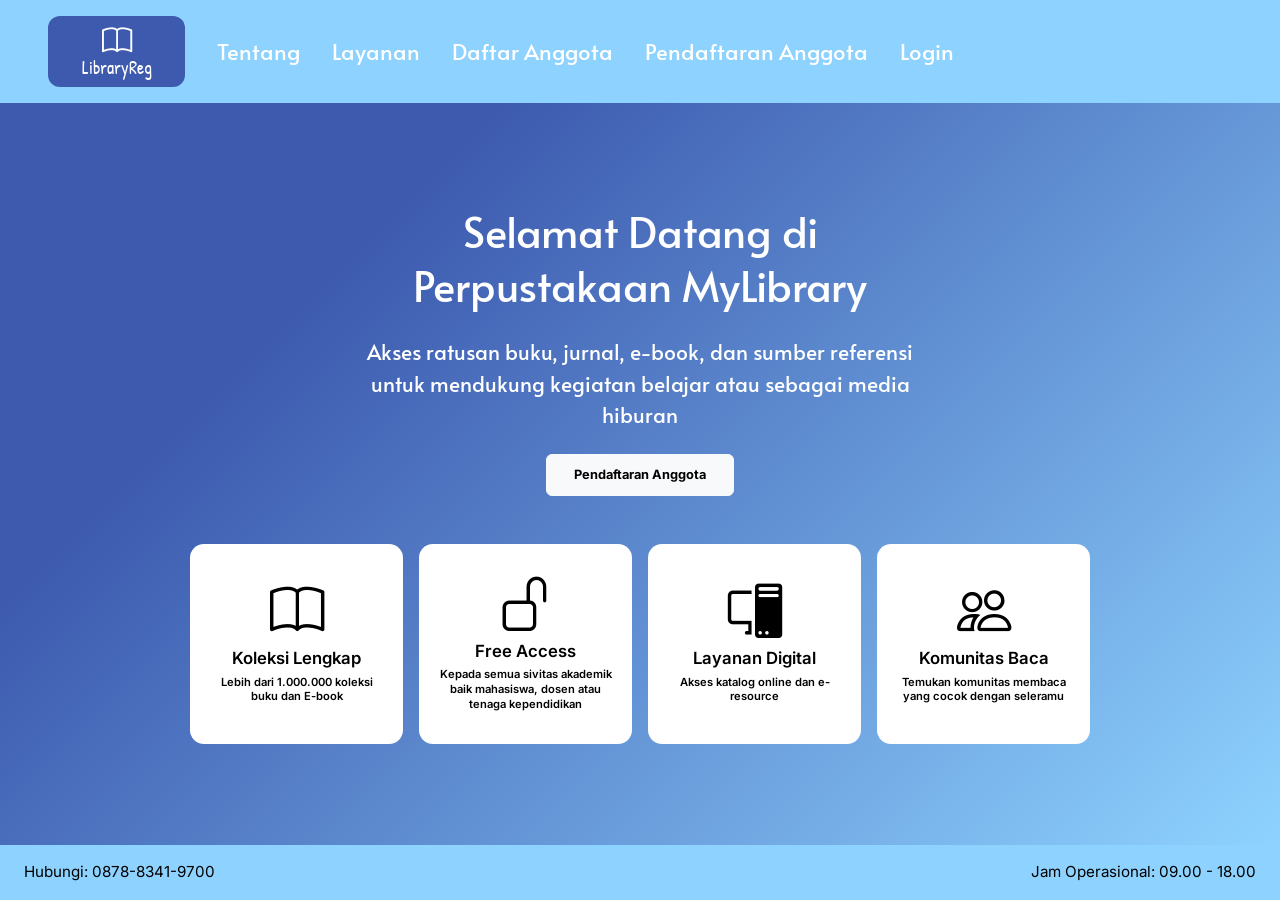
<file: index.html>
<!doctype html>
<html lang="id">
  <head>
    <meta charset="UTF-8" />
    <meta name="viewport" content="width=device-width, initial-scale=1" />
    <title>Perpustakaan MyLibrary</title>
    <link
      href="https://cdn.jsdelivr.net/npm/bootstrap@5.3.3/dist/css/bootstrap.min.css"
      rel="stylesheet"
    />
    <link
      href="https://cdn.jsdelivr.net/npm/bootstrap-icons@1.11.3/font/bootstrap-icons.min.css"
      rel="stylesheet"
    />
    <link rel="preconnect" href="https://fonts.googleapis.com" />
    <link rel="preconnect" href="https://fonts.gstatic.com" crossorigin />
    <link
      href="https://fonts.googleapis.com/css2?family=Alata&family=Inter:wght@500;600;700&family=Patrick+Hand&display=swap"
      rel="stylesheet"
    />

    <link rel="stylesheet" href="style.css" />
  </head>
  <body class="d-flex flex-column min-vh-100">
    <header class="site-header py-3 px-3 px-lg-5">
      <nav
        class="d-flex flex-column flex-lg-row align-items-center gap-3 gap-lg-4"
      >
        <a
          href="/index.html"
          class="brand-logo d-flex flex-column align-items-center justify-content-center text-decoration-none"
        >
          <i class="bi bi-book"></i>
          <span>LibraryReg</span>
        </a>

        <ul
          class="nav flex-column flex-lg-row align-items-center text-center gap-2 gap-lg-3"
        >
          <li class="nav-item">
            <a class="nav-link nav-custom" href="#tentang">Tentang</a>
          </li>
          <li class="nav-item">
            <a class="nav-link nav-custom" href="#layanan">Layanan</a>
          </li>
          <li class="nav-item">
            <a class="nav-link nav-custom" href="/anggota.html"
              >Daftar Anggota</a
            >
          </li>
          <li class="nav-item">
            <a class="nav-link nav-custom" href="/daftar-anggota.html"
              >Pendaftaran Anggota</a
            >
          </li>
          <li class="nav-item">
            <a class="nav-link nav-custom" href="#login">Login</a>
          </li>
        </ul>
      </nav>
    </header>

    <main class="hero flex-grow-1 d-flex align-items-center py-5">
      <div class="container text-center text-white">
        <h1 id="tentang" class="hero-title mx-auto mb-4">
          Selamat Datang di <br class="d-none d-lg-block" />Perpustakaan
          MyLibrary
        </h1>

        <p class="hero-desc mx-auto mb-4">
          Akses ratusan buku, jurnal, e-book, dan sumber referensi untuk
          mendukung kegiatan belajar atau sebagai media hiburan
        </p>

        <a
          href="/daftar-anggota.html"
          id="btn-daftar"
          class="btn btn-light btn-daftar fw-bold mb-5"
          >Pendaftaran Anggota</a
        >

        <section id="layanan" class="mx-auto info-grid">
          <div class="row row-cols-2 row-cols-lg-4 g-3 justify-content-center">
            <div class="col">
              <div class="card info-card h-100 border-0 text-center">
                <div
                  class="card-body d-flex flex-column align-items-center justify-content-center"
                >
                  <i class="bi bi-book info-icon"></i>
                  <h2 class="info-title">Koleksi Lengkap</h2>
                  <p class="info-text mb-0">
                    Lebih dari 1.000.000 koleksi buku dan E-book
                  </p>
                </div>
              </div>
            </div>

            <div class="col">
              <div class="card info-card h-100 border-0 text-center">
                <div
                  class="card-body d-flex flex-column align-items-center justify-content-center"
                >
                  <i class="bi bi-unlock info-icon"></i>
                  <h2 class="info-title">Free Access</h2>
                  <p class="info-text mb-0">
                    Kepada semua sivitas akademik baik mahasiswa, dosen atau
                    tenaga kependidikan
                  </p>
                </div>
              </div>
            </div>

            <div class="col">
              <div class="card info-card h-100 border-0 text-center">
                <div
                  class="card-body d-flex flex-column align-items-center justify-content-center"
                >
                  <i class="bi bi-pc-display info-icon"></i>
                  <h2 class="info-title">Layanan Digital</h2>
                  <p class="info-text mb-0">
                    Akses katalog online dan e-resource
                  </p>
                </div>
              </div>
            </div>

            <div class="col">
              <div class="card info-card h-100 border-0 text-center">
                <div
                  class="card-body d-flex flex-column align-items-center justify-content-center"
                >
                  <i class="bi bi-people info-icon"></i>
                  <h2 class="info-title">Komunitas Baca</h2>
                  <p class="info-text mb-0">
                    Temukan komunitas membaca yang cocok dengan seleramu
                  </p>
                </div>
              </div>
            </div>
          </div>
        </section>
      </div>
    </main>
    <footer class="site-footer py-3 px-3 px-lg-4">
      <div
        class="d-flex flex-column flex-lg-row justify-content-lg-between align-items-center gap-1"
      >
        <span>Hubungi: 0878-8341-9700</span>
        <span>Jam Operasional: 09.00 - 18.00</span>
      </div>
    </footer>

    <script src="script.js"></script>
  </body>
</html>
</file>
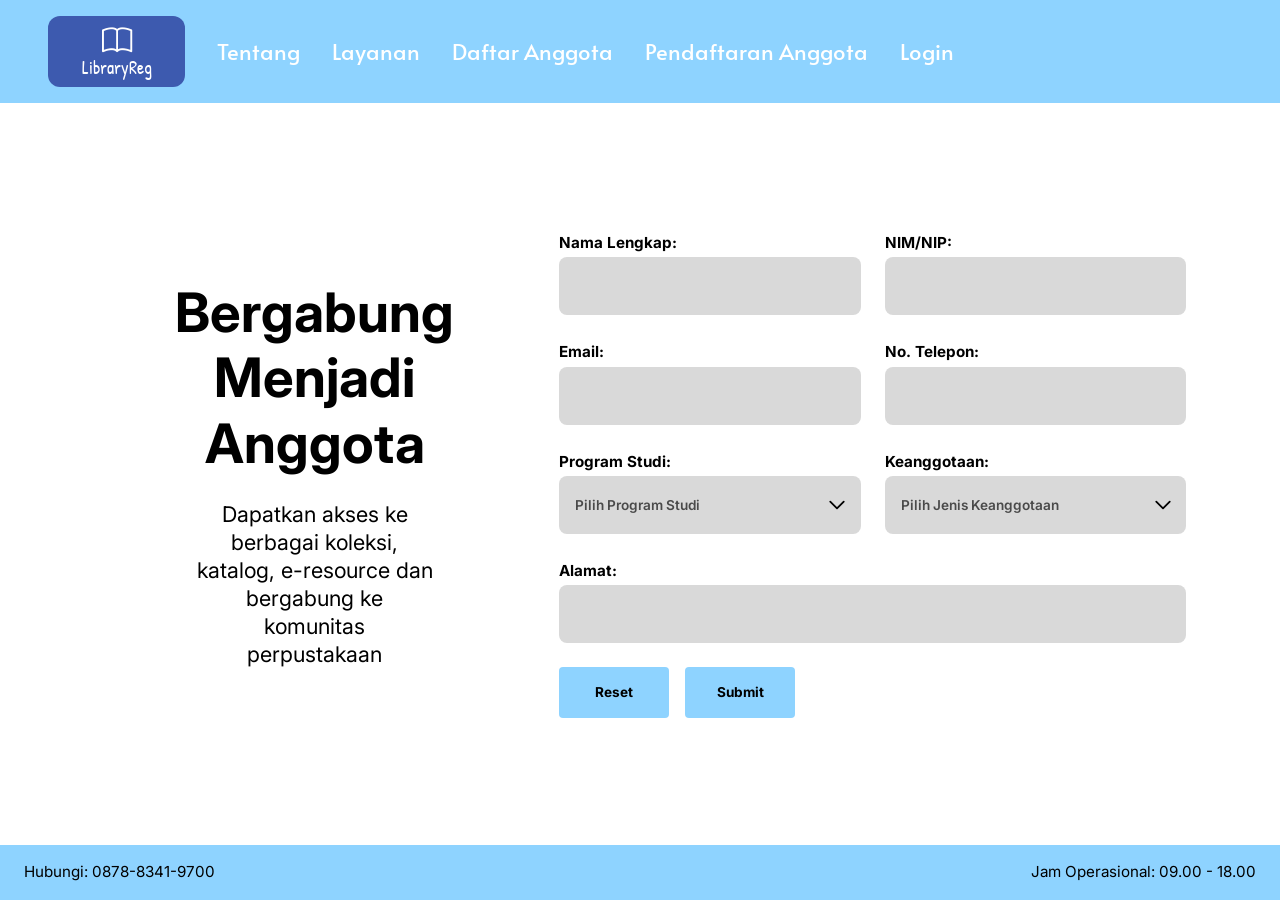
<file: daftar-anggota.html>
<!doctype html>
<html lang="id">
  <head>
    <meta charset="UTF-8" />
    <meta name="viewport" content="width=device-width, initial-scale=1" />
    <title>Pendaftaran Anggota - MyLibrary</title>
    <link
      href="https://cdn.jsdelivr.net/npm/bootstrap@5.3.3/dist/css/bootstrap.min.css"
      rel="stylesheet"
    />
    <link
      href="https://cdn.jsdelivr.net/npm/bootstrap-icons@1.11.3/font/bootstrap-icons.min.css"
      rel="stylesheet"
    />
    <link rel="preconnect" href="https://fonts.googleapis.com" />
    <link rel="preconnect" href="https://fonts.gstatic.com" crossorigin />
    <link
      href="https://fonts.googleapis.com/css2?family=Alata&family=Inter:wght@500;600;700&family=Patrick+Hand&display=swap"
      rel="stylesheet"
    />

    <link rel="stylesheet" href="style.css" />
    <link rel="stylesheet" href="form.css" />
  </head>
  <body class="page-form d-flex flex-column min-vh-100">
    <header class="site-header py-3 px-3 px-lg-5">
      <nav
        class="d-flex flex-column flex-lg-row align-items-center gap-3 gap-lg-4"
      >
        <a
          href="/index.html"
          class="brand-logo d-flex flex-column align-items-center justify-content-center text-decoration-none"
        >
          <i class="bi bi-book"></i>
          <span>LibraryReg</span>
        </a>

        <ul
          class="nav flex-column flex-lg-row align-items-center text-center gap-2 gap-lg-3"
        >
          <li class="nav-item">
            <a class="nav-link nav-custom" href="#tentang">Tentang</a>
          </li>
          <li class="nav-item">
            <a class="nav-link nav-custom" href="#layanan">Layanan</a>
          </li>
          <li class="nav-item">
            <a class="nav-link nav-custom" href="/anggota.html"
              >Daftar Anggota</a
            >
          </li>
          <li class="nav-item">
            <a class="nav-link nav-custom" href="/daftar-anggota.html"
              >Pendaftaran Anggota</a
            >
          </li>
          <li class="nav-item">
            <a class="nav-link nav-custom" href="#login">Login</a>
          </li>
        </ul>
      </nav>
    </header>

    <main class="flex-grow-1 d-flex align-items-center py-5">
      <div class="container-xl px-3 px-lg-4">
        <div class="row align-items-center gy-4">
          <section class="col-12 col-lg-5 text-center">
            <h1 class="form-heading mb-4">Bergabung Menjadi Anggota</h1>
            <p class="form-subtext mx-auto mb-0">
              Dapatkan akses ke berbagai koleksi, katalog, e-resource dan
              bergabung ke komunitas perpustakaan
            </p>
          </section>

          <section class="col-12 col-lg-7">
            <form id="form-anggota" class="reg-form" novalidate>
              <div class="row g-3 g-lg-4">
                <div class="col-12 col-lg-6">
                  <label for="nama" class="form-label">Nama Lengkap:</label>
                  <input
                    type="text"
                    class="form-control"
                    id="nama"
                    name="name"
                  />
                </div>

                <div class="col-12 col-lg-6">
                  <label for="nim" class="form-label">NIM/NIP:</label>
                  <input type="text" class="form-control" id="nim" name="nim" />
                </div>

                <div class="col-12 col-lg-6">
                  <label for="email" class="form-label">Email:</label>
                  <input
                    type="email"
                    class="form-control"
                    id="email"
                    name="email"
                  />
                  <span id="error-message" class="error-message"></span>
                </div>

                <div class="col-12 col-lg-6">
                  <label for="telepon" class="form-label">No. Telepon:</label>
                  <input
                    type="tel"
                    class="form-control"
                    id="telepon"
                    name="telepon"
                  />
                </div>

                <div class="col-12 col-lg-6">
                  <label for="prodi" class="form-label">Program Studi:</label>
                  <select class="form-select" id="prodi" name="prodi">
                    <option value="" selected>Pilih Program Studi</option>
                    <option value="Teknik Elektro">Teknik Elektro</option>
                    <option value="Teknik Informatika">
                      Teknik Informatika
                    </option>
                    <option value="Teknik Biomedik">Teknik Biomedik</option>
                    <option value="Sistem Informasi">Sistem Informasi</option>
                    <option value="Teknologi Informasi">
                      Teknologi Informasi
                    </option>
                  </select>
                </div>

                <div class="col-12 col-lg-6">
                  <label for="keanggotaan" class="form-label"
                    >Keanggotaan:</label
                  >
                  <select
                    class="form-select"
                    id="keanggotaan"
                    name="keanggotaan"
                  >
                    <option value="" selected>Pilih Jenis Keanggotaan</option>
                    <option value="Mahasiswa">Mahasiswa</option>
                    <option value="Dosen">Dosen</option>
                    <option value="Tendik">Tenaga Kependidikan</option>
                  </select>
                </div>

                <div class="col-12">
                  <label for="alamat" class="form-label">Alamat:</label>
                  <input
                    type="text"
                    class="form-control"
                    id="alamat"
                    name="alamat"
                  />
                </div>

                <div
                  class="col-12 d-flex justify-content-center justify-content-lg-start gap-3 mt-4"
                >
                  <button type="reset" id="btn-reset" class="btn btn-form">
                    Reset
                  </button>
                  <button type="submit" id="btn-submit" class="btn btn-form">
                    Submit
                  </button>
                </div>
              </div>
            </form>
          </section>
        </div>
      </div>
    </main>

    <footer class="site-footer py-3 px-3 px-lg-4">
      <div
        class="d-flex flex-column flex-lg-row justify-content-lg-between align-items-center gap-1"
      >
        <span>Hubungi: 0878-8341-9700</span>
        <span>Jam Operasional: 09.00 - 18.00</span>
      </div>
    </footer>

    <script src="script.js"></script>
  </body>
</html>
</file>
<file: style.css>
:root {
  --sky: #8ed3ff;
  --brand: #3d5aaf;
  --hero-from: #3d5aaf;
  --hero-to: #8ed3ff;
}

body {
  font-family: "Inter", sans-serif;
  background-color: var(--sky);
}

.site-header {
  background-color: var(--sky);
}

.brand-logo {
  width: 137px;
  height: 71px;
  background-color: var(--brand);
  border-radius: 12px;
  color: #fff;
  line-height: 1;
}

.brand-logo i {
  font-size: 1.9rem;
}

.brand-logo span {
  font-family: "Patrick Hand", cursive;
  font-size: 1.1rem;
  margin-top: 2px;
}

.nav-custom {
  font-family: "Alata", sans-serif;
  font-size: 1.35rem;
  color: #fff;
  padding: 0.25rem 0.5rem;
}

.nav-custom:hover,
.nav-custom:focus {
  color: #e6f4ff;
}

.hero {
  background: linear-gradient(
    135deg,
    var(--hero-from) 25%,
    var(--hero-to) 100%
  );
}

.hero-title {
  font-family: "Alata", sans-serif;
  font-weight: 400;
  font-size: 2.6rem;
  line-height: 1.3;
  max-width: 340px;
}

.hero-desc {
  font-family: "Alata", sans-serif;
  font-size: 1.35rem;
  line-height: 1.5;
  max-width: 320px;
}

.btn-daftar {
  font-size: 0.8rem;
  padding: 0.65rem 1.7rem;
  border-radius: 6px;
}

.info-grid {
  max-width: 460px;
}

.info-card {
  border-radius: 14px;
  min-height: 200px;
}

.info-icon {
  font-size: 3.4rem;
  line-height: 1;
  color: #000;
}

.info-title {
  font-size: 1.05rem;
  font-weight: 600;
  color: #000;
  margin: 0.6rem 0 0.4rem;
}

.info-text {
  font-size: 0.7rem;
  font-weight: 600;
  line-height: 1.3;
  color: #000;
}

.site-footer {
  background-color: var(--sky);
  color: #000;
  font-size: 0.95rem;
}

@media (min-width: 992px) {
  .hero-title {
    font-size: 2.6rem;
    max-width: none;
  }

  .hero-desc {
    font-size: 1.3rem;
    max-width: 560px;
  }

  .info-grid {
    max-width: 900px;
  }

  .info-card {
    min-height: 200px;
  }
}
</file>
<file: form.css>
body.page-form {
  background-color: #fff;
}

.form-heading {
  font-family: "Inter", sans-serif;
  font-weight: 700;
  font-size: 2.6rem;
  line-height: 1.2;
  color: #000;
  max-width: 340px;
  margin-left: auto;
  margin-right: auto;
}

.form-subtext {
  font-size: 1.25rem;
  line-height: 1.3;
  color: #000;
  max-width: 280px;
}

.reg-form .form-label {
  font-size: 0.95rem;
  font-weight: 700;
  color: #000;
  margin-bottom: 0.15rem;
}

.reg-form .form-control,
.reg-form .form-select {
  background-color: #d9d9d9;
  border: 0;
  border-radius: 8px;
  height: 58px;
  box-shadow: none;
}

.reg-form .form-select {
  font-size: 0.85rem;
  font-weight: 600;
  color: #4a4a4a;
  padding-left: 1rem;
  background-image: url("data:image/svg+xml,%3csvg xmlns='http://www.w3.org/2000/svg' viewBox='0 0 16 16'%3e%3cpath fill='none' stroke='%23000' stroke-linecap='round' stroke-linejoin='round' stroke-width='1.6' d='m2 5 6 6 6-6'/%3e%3c/svg%3e");
  background-size: 18px 18px;
  background-position: right 0.9rem center;
}

.reg-form .form-control:focus,
.reg-form .form-select:focus {
  background-color: #d0d0d0;
  box-shadow: 0 0 0 0.2rem rgba(61, 90, 175, 0.35);
}

.btn-form {
  background-color: #8ed3ff;
  color: #000;
  font-size: 0.85rem;
  font-weight: 700;
  width: 110px;
  height: 51px;
  border: 0;
  border-radius: 4px;
}

.btn-form:hover,
.btn-form:focus {
  background-color: #74c4f5;
  color: #000;
}

@media (min-width: 992px) {
  .form-heading {
    font-size: 3.4rem;
  }

  .form-subtext {
    font-size: 1.35rem;
    max-width: 240px;
  }
}
</file>
